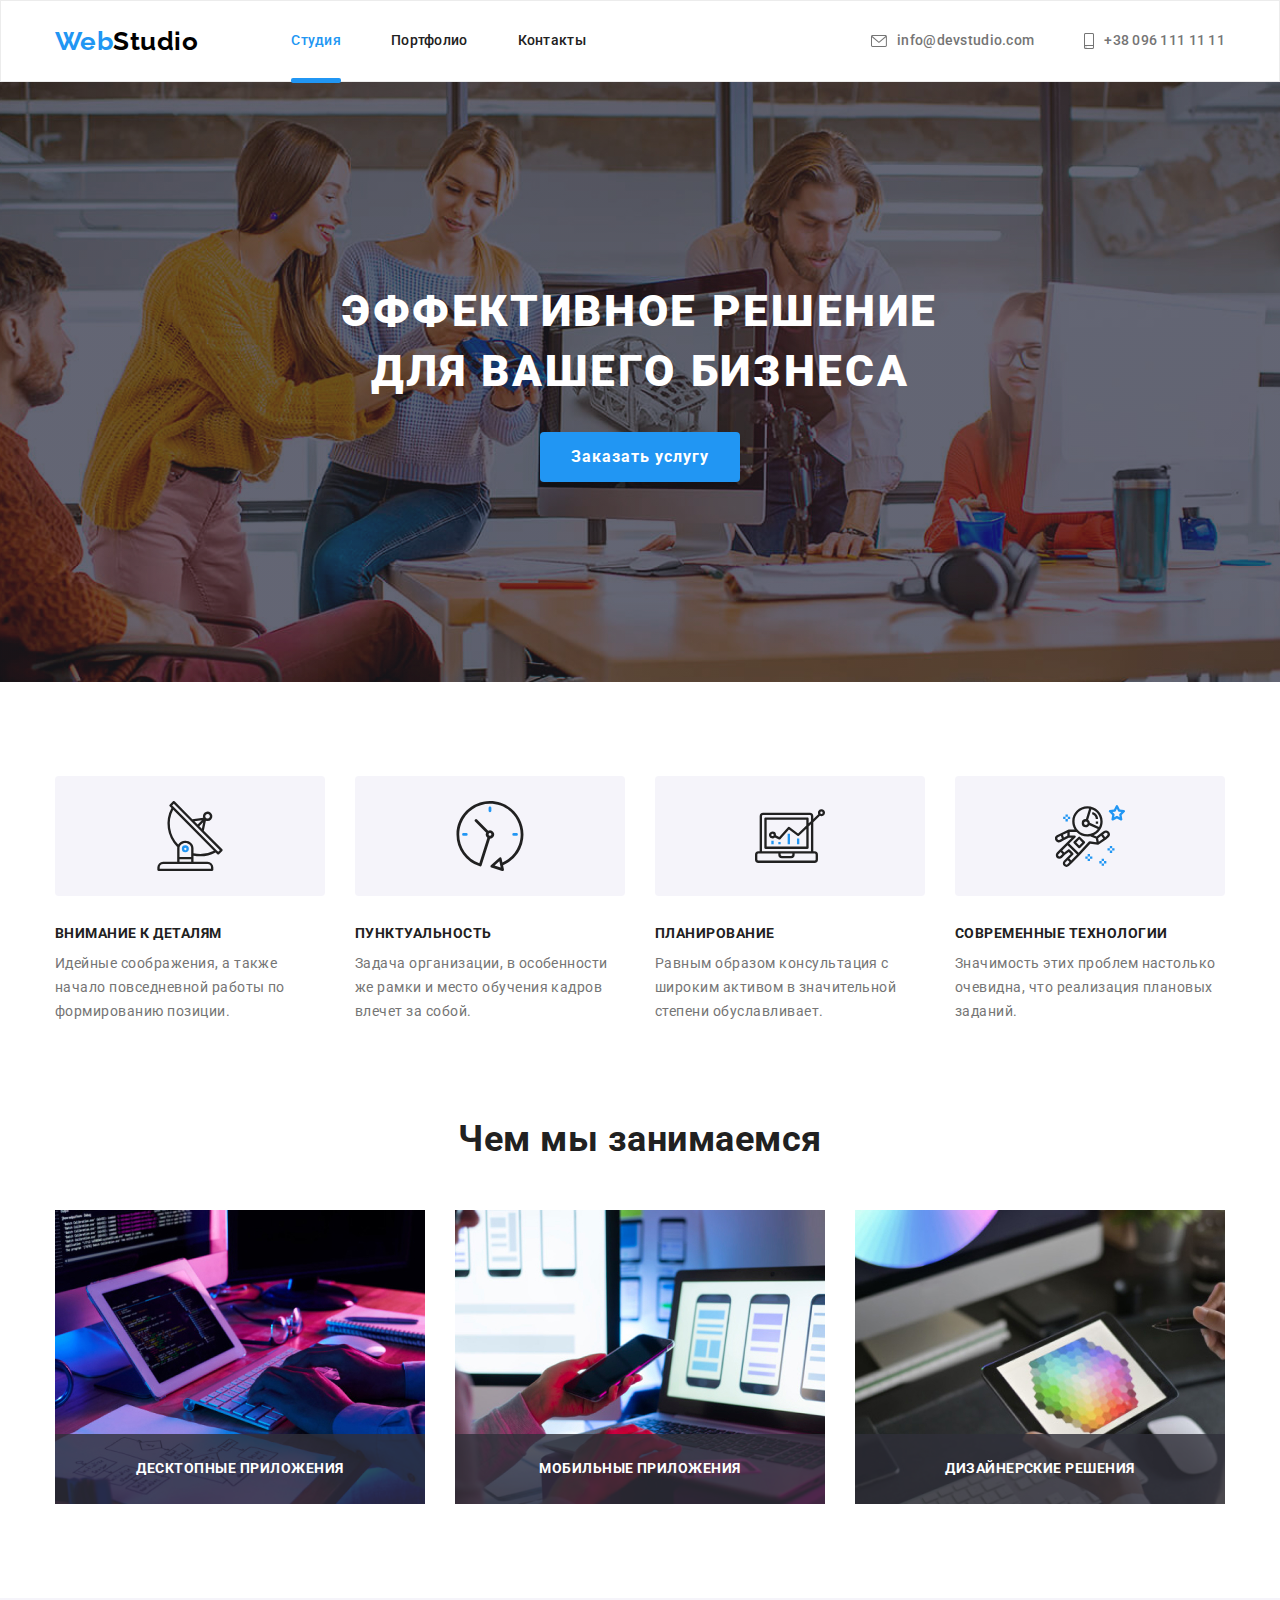
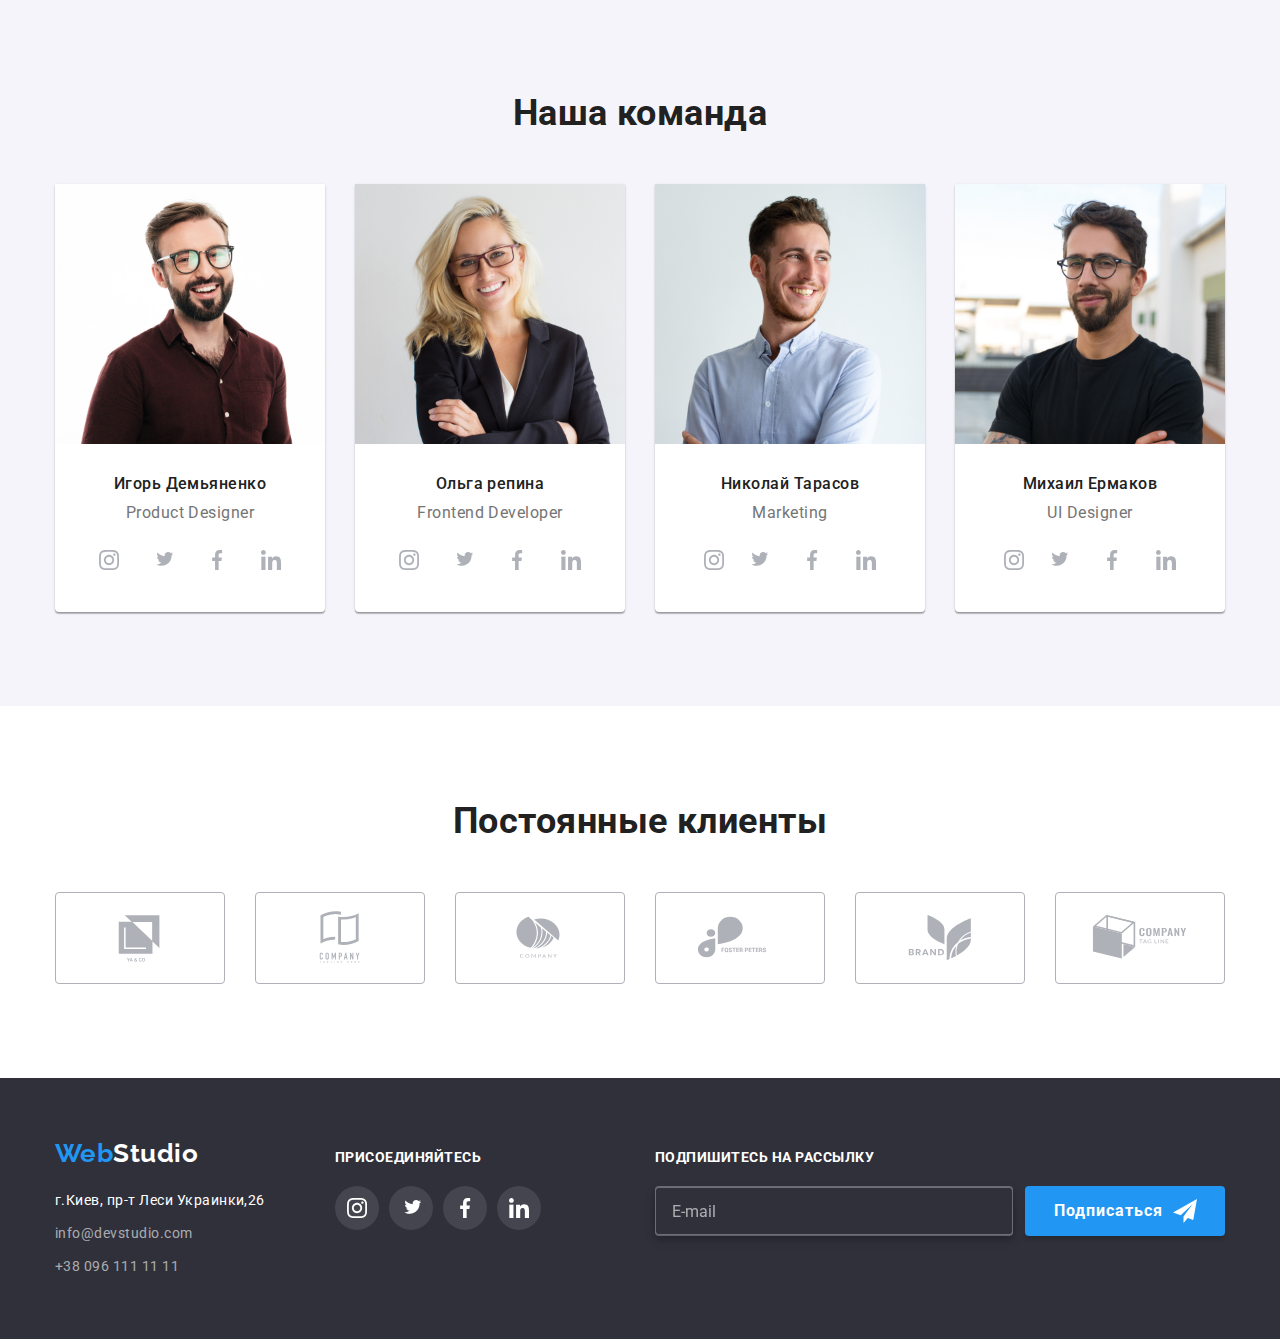
<file: index.html>
<!DOCTYPE html>
<html lang="ru">
<head>
    <meta charset="UTF-8">
    <meta http-equiv="X-UA-Compatible" content="IE=edge">
    <meta name="viewport" content="width=device-width, initial-scale=1.0">
    <title>Web studio</title>
    <link rel="preconnect" href="https://fonts.googleapis.com">
    <link rel="preconnect" href="https://fonts.gstatic.com" crossorigin>
    <link href="https://fonts.googleapis.com/css2?family=Raleway:wght@700&family=Roboto:wght@400;500;700;900&display=swap"
        rel="stylesheet">
    <link rel="stylesheet" href="https://cdnjs.cloudflare.com/ajax/libs/modern-normalize/1.0.0/modern-normalize.min.css" />
    <link rel="stylesheet" href="https://cdnjs.cloudflare.com/ajax/libs/animate.css/4.1.1/animate.min.css" />
    <link rel="stylesheet" href="./css/main.min.css">
</head>
<body>
    <!-- Шапка страницы -->
    <header class="header header--bgcolor">
        <div class="container header-container">
        <nav class="nav">
            <a class="nav__logo  animate__animated animate__flip" href="/">Web<span class="nav__logotip nav__logo--headercolor">Studio</span></a>
            <ul class="nav-list list">
                <li class="nav-list__item"><a class="nav-list__link current" href="./index.html">Студия</a></li>
                <li class="nav-list__item"><a class="nav-list__link" href="./portfolio.html">Портфолио</a></li>
                <li class="nav-list__item"><a class="nav-list__link" href="#contacts">Контакты</a></li>
            </ul>
        </nav>
        <div class="connect">
        <ul class="connect-list list">
            <li class="connect-list__info">
                <a class="connect-list__link" href="mailto:info@devstudio.com">
                <svg class="connect-list__svg" width="16" height="12">
                    <use href="./images/icons.svg#icon-envelope"></use>
                </svg>
                info@devstudio.com</a>
            </li>
            <li class="connect-list__tel">
                <a class="connect-list__link" href="tel:+3809611111">
                <svg class="connect-list__svg" width="10" height="16">
                    <use href="./images/icons.svg#icon-smartphone"></use>
                </svg>
                +38 096 111 11 11</a>
            </li>
        </ul>
        </div>
        </div>
    </header>
    <!--Уникальный контент страницы-->
    <main>
        <section class="hero">
            <div class="container">
                <h1 class="hero__title">эффективное решение<br> для вашего бизнеса</h1>
                <button type="button" class="hero__button button" data-modal-open>Заказать услугу</button>
            </div>
        </section>
        <!--Чем занимаемся-->
        <section class="section-tasks">
            <div class="container">
            <h2 class="visually-hidden">Наши задачи</h2>
            <ul class="tasks-list list">
                <li class="tasks-list__item icon-antenna">
                    <h3 class="tasks-list__title">Внимание к деталям</h3>
                    <p class="tasks-list__paragraph">Идейные соображения, а также начало повседневной работы по формированию
                        позиции.</p>
                </li>
                <li class="tasks-list__item icon-clock">
                    <h3 class="tasks-list__title">Пунктуальность</h3>
                    <p class="tasks-list__paragraph">Задача организации, в особенности же рамки и место обучения кадров влечет за
                        собой.</p>
                </li>
                <li class="tasks-list__item icon-diagram">
                    <h3 class="tasks-list__title">Планирование</h3>
                    <p class="tasks-list__paragraph">Равным образом консультация с широким активом в значительной степени
                        обуславливает.</p>
                </li>
                <li class="tasks-list__item icon-astronaut">
                    <h3 class="tasks-list__title">Современные технологии</h3>
                    <p class="tasks-list__paragraph">Значимость этих проблем настолько очевидна, что реализация плановых заданий.
                    </p>
                </li>
            </ul>
            </div>
        </section>
        <section class="section-work">
            <div class="container">
            <h2 class="section-work__title">Чем мы занимаемся</h2>
            <ul class="work-list list">
                <li class="work-list__item">
                    <div class="work-block">
                    <img class="work-block__img" src="./images/comp.jpg" alt="Парень печатает на клавиатуре." width="370">
                    <p class="work-block__paragraph">Десктопные приложения</p>
                    </div>
                </li>
                <li class="work-list__item">
                    <div class="work-block">
                    <img class="work-block__img" src="./images/tel.jpg" alt="Девушка держит телефон." width="370">
                    <p class="work-block__paragraph">Мобильные приложения</p>
                    </div>
                </li>
                <li class="work-list__item">
                    <div class="work-block">
                    <img class="work-block__img" src="./images/plan.jpg" alt="Девушка держит планшет." width="370">
                    <p class="work-block__paragraph">Дизайнерские решения</p>
                    </div>
                </li>
            </ul>
            </div>
        </section>
        <!--Наша команда-->
        <section class="section-team">
            <div class="container">
            <h2 class="section-team__title">Наша команда</h2>
            <ul class="team-list list">
                <li class="team-list__item">
                    <img class="team-list__img" src="./images/man1.jpg" alt="Игорь Демьяненко(Product Designer)." width="270">
                    <div class="container-team">
                    <h3 class="container-team__title">Игорь Демьяненко</h3>
                    <p class="container-team__paragraph" lang="en">Product Designer</p>
                    <ul class="social-list list">
                        <li class="social-list__item">
                            <a href="" class="social-list__link">
                                <svg class="social-list__svg" width="20" height="20">
                                    <use href="./images/icons.svg#icon-instagram"></use>
                                </svg>
                            </a>
                        </li>
                        <li class="social-list__item">
                            <a href="" class="social-list__link">
                                <svg class="social-list__svg" width="20" height="20">
                                    <use href="./images/icons.svg#icon-twitter"></use>
                                </svg>
                            </a>
                        </li>
                        <li class="social-list__item">
                            <a href="" class="social-list__link">
                                <svg class="social-list__svg" width="20" height="20">
                                    <use href="./images/icons.svg#icon-facebook"></use>
                                </svg>
                            </a>
                        </li>
                        <li class="social-list__item">
                            <a href="" class="social-list__link">
                                <svg class="social-list__svg" width="20" height="20">
                                    <use href="./images/icons.svg#icon-linkedin"></use>
                                </svg>
                            </a>
                        </li>
                    </ul>
                    </div>
                </li>
                <li class="team-list__item">
                    <img class="team-list__img" src="./images/girl.jpg" alt="Ольга репина(Frontend Developer)." width="270">
                    <div class="container-team">
                    <h3 class="container-team__title">Ольга репина</h3>
                    <p class="container-team__paragraph" lang="en">Frontend Developer</p>
                    <ul class="social-list list">
                        <li class="social-list__item">
                            <a href="" class="social-list__link">
                                <svg class="social-list__svg" width="20" height="20">
                                    <use href="./images/icons.svg#icon-instagram"></use>
                                </svg>
                            </a>
                        </li>
                        <li class="social-list__item">
                            <a href="" class="social-list__link">
                                <svg class="social-list__svg" width="20" height="20">
                                    <use href="./images/icons.svg#icon-twitter"></use>
                                </svg>
                            </a>
                        </li>
                        <li class="social-list__item">
                            <a href="" class="social-list__link">
                                <svg class="social-list__svg" width="20" height="20">
                                    <use href="./images/icons.svg#icon-facebook"></use>
                                </svg>
                            </a>
                        </li>
                        <li class="social-list__item">
                            <a href="" class="social-list__link">
                                <svg class="social-list__svg" width="20" height="20">
                                    <use href="./images/icons.svg#icon-linkedin"></use>
                                </svg>
                            </a>
                        </li>
                    </ul>
                    </div>
                </li>
                <li class="team-list__item">
                    <img class="team-list__img" src="./images/man2.jpg" alt="Николай Тарасов(Marketing)." width="270">
                    <div class="container-team">
                    <h3 class="container-team__title">Николай Тарасов</h3>
                    <p class="container-team__paragraph" lang="en">Marketing</p>
                    <ul class="social-list list">
                        <li class="social-team-item">
                            <a href="" class="social-list__link">
                                <svg class="social-list__svg" width="20" height="20">
                                    <use href="./images/icons.svg#icon-instagram"></use>
                                </svg>
                            </a>
                        </li>
                        <li class="social-list__item">
                            <a href="" class="social-list__link">
                                <svg class="social-list__svg" width="20" height="20">
                                    <use href="./images/icons.svg#icon-twitter"></use>
                                </svg>
                            </a>
                        </li>
                        <li class="social-list__item">
                            <a href="" class="social-list__link">
                                <svg class="social-list__svg" width="20" height="20">
                                    <use href="./images/icons.svg#icon-facebook"></use>
                                </svg>
                            </a>
                        </li>
                        <li class="social-list__item">
                            <a href="" class="social-list__link">
                                <svg class="social-list__svg" width="20" height="20">
                                    <use href="./images/icons.svg#icon-linkedin"></use>
                                </svg>
                            </a>
                        </li>
                    </ul>
                    </div>
                </li>
                <li class="team-list__item">
                    <img class="team-list__img" src="./images/man3.jpg" alt="Михаил Ермаков(UI Designer)." width="270">
                    <div class="container-team">
                    <h3 class="container-team__title">Михаил Ермаков</h3>
                    <p class="container-team__paragraph" lang="en">UI Designer</p>
                    <ul class="social-list list">
                        <li class="social-team-item">
                            <a href="" class="social-list__link">
                                <svg class="social-list__svg" width="20" height="20">
                                    <use href="./images/icons.svg#icon-instagram"></use>
                                </svg>
                            </a>
                        </li>
                        <li class="social-list__item">
                            <a href="" class="social-list__link">
                                <svg class="social-list__svg" width="20" height="20">
                                    <use href="./images/icons.svg#icon-twitter"></use>
                                </svg>
                            </a>
                        </li>
                        <li class="social-list__item">
                            <a href="" class="social-list__link">
                                <svg class="social-list__svg" width="20" height="20">
                                    <use href="./images/icons.svg#icon-facebook"></use>
                                </svg>
                            </a>
                        </li>
                        <li class="social-list__item">
                            <a href="" class="social-list__link">
                                <svg class="social-list__svg" width="20" height="20">
                                    <use href="./images/icons.svg#icon-linkedin"></use>
                                </svg>
                            </a>
                        </li>
                    </ul>
                    </div>
                </li>
            </ul>
            </div>
        </section>
        <section class="clients">
            <div class="container">
                <h2 class="clients__title">Постоянные клиенты</h2>
                <ul class="clients__list list">
                    <li class="clients__item">
                        <a href="" class="clients__link">
                            <svg class="clients__icon" width="106" height="60">
                                <use href="./images/icons.svg#icon-Logo"></use>
                            </svg>
                        </a>
                    </li>
                    <li class="clients__item">
                        <a href="" class="clients__link">
                            <svg class="clients__icon" width="106" height="60">
                                <use href="./images/icons.svg#icon-Logo-1"></use>
                            </svg>
                        </a>
                    </li>
                    <li class="clients__item">
                        <a href="" class="clients__link">
                            <svg class="clients__icon" width="106" height="60">
                                <use href="./images/icons.svg#icon-Logo-2"></use>
                            </svg>
                        </a>
                    </li>
                    <li class="clients__item">
                        <a href="" class="clients__link">
                            <svg class="clients__icon" width="106" height="60">
                                <use href="./images/icons.svg#icon-Logo-3"></use>
                            </svg>
                        </a>
                    </li>
                    <li class="clients__item">
                        <a href="" class="clients__link">
                            <svg class="clients__icon" width="106" height="60">
                                <use href="./images/icons.svg#icon-Logo-4"></use>
                            </svg>
                        </a>
                    </li>
                    <li class="clients__item">
                        <a href="" class="clients__link">
                            <svg class="clients__icon" width="106" height="60">
                                <use href="./images/icons.svg#icon-Logo-5"></use>
                            </svg>
                        </a>
                    </li>
                </ul>
            </div>
        </section>
    </main>
    <!--Подвал страницы-->
    
    <footer class="footer footer--bgcolor">
        <div class="container social-info">
            <div class="footer-info">          
                <a class="footer-info__logo" href="/">Web<span class="footer-info__logotip footer-info__logotip--color ">Studio</span></a>
        <address  class="footer-address">
            <ul class="footer-list list" id="contacts">
                <li>г.Киев, пр-т Леси Украинки,26</li>
                <li class="footer-list__item"><a href="mailto:info@devstudio.com" class="footer-list__link">info@devstudio.com</a></li>
                <li class="footer-list__item"><a href="tel:+3809611111" class="footer-list__link">+38 096 111 11 11</a></li>
            </ul>
        </address>
        </div>
        <div class="footer-social">
            <p class="footer-social__paragraph">присоединяйтесь</p>
            <ul class="footer-social-list list">
                <li class="footer-social__item">
                    <a href="" class="footer-social__link">
                        <svg class="footer-social__svg" width="20" height="20">
                            <use href="./images/icons.svg#icon-instagram"></use>
                        </svg>
                    </a>
                </li>
                <li class="footer-social__item">
                    <a href="" class="footer-social__link">
                        <svg class="footer-social__svg" width="20" height="20">
                            <use href="./images/icons.svg#icon-twitter"></use>
                        </svg>
                    </a>
                </li>
                <li class="footer-social__item">
                    <a href="" class="footer-social__link">
                        <svg class="footer-social__svg" width="20" height="20">
                            <use href="./images/icons.svg#icon-facebook"></use>
                        </svg>
                    </a>
                </li>
                <li class="footer-social__item">
                    <a href="" class="footer-social__link">
                        <svg class="footer-social__svg" width="20" height="20">
                            <use href="./images/icons.svg#icon-linkedin"></use>
                        </svg>
                    </a>
                </li>
            </ul>
        </div>
            <div class="footer-group">
                    <p class="footer-input__paragraph">Подпишитесь на рассылку</p>
                <div class="input-submit">
                    <div class="footer-input">
                        <label class="footer-label" for="footer-email"></label>
                        <input class="footer-input" type="email" name="email" id="footer-email" placeholder="E-mail"/>
                    </div>
                    <div class="submit">
                    <button class="submit__btn button" type="submit">Подписаться
                        <svg class="submit__svg" width="24" height="24">
                            <use href="./images/icons.svg#icon-icon-send"></use>
                        </svg>
                        </button>
                    </div>
                </div>
            </div>
        </div>
    </footer>
        <div class="backdrop is-hidden" data-modal>
            <div class="modal">
                <button class="modal__close" data-modal-close>
                    <svg class="modal__icon" width="18" height="18">
                        <use href="./images/symbol-defs.svg#icon-close-black"></use>
                    </svg>
                </button>
                <form class="modal-form">
                        <p class="modal-form__title">Оставьте свои данные, мы вам перезвоним</p>
                        <label for="username" class="modal-form__label">Имя</label>
                    <div class="form-field">
                        <input type="text" name="username" id="username" class="form-field__input">
                            <svg class="form-field__icon" width="18" height="18">
                                <use href="./images/icons.svg#icon-person-black"></use>
                            </svg>
                    </div>
                    <label for="tel" class="form-field__label">Телефон</label>
                    <div class="form-field">
                        <input type="tel" name="tel" id="tel" class="form-field__input">
                            <svg class="form-field__icon" width="18" height="18">
                                <use href="./images/icons.svg#icon-phone-black"></use>
                            </svg>
                    </div>
                    <label for="email" class="form-field__label">Почта</label>
                    <div class="form-field">
                        <input type="email" name="email" id="email" class="form-field__input">
                            <svg class="form-field__icon" width="18" height="18">
                                <use href="./images/icons.svg#icon-email-black" class="modal-use"></use>
                            </svg>
                    </div>
                    <div class="form-comment">
                        <label for="text" class="form-comment__label">Комментарий</label>
                        <textarea name="text" id="text" placeholder="Введите текст" class="form-comment__text"></textarea>
                    </div>
                    <div class="form-checkbox">
                        <label class="form-checkbox__label">
                        <input type="checkbox" name="checkbox" value="Соглашаюсь с рассылкой и принимаю Условия договора" class="form-checkbox__input">
                        <span class="form-checkbox__icon"></span>
                        Соглашаюсь с рассылкой и принимаю <a href="" class="form-checkbox__link">Условия договора</a>
                        </label>
                    </div>
                    <button type="submit" class="modal__submit button">Отправить</button>
            </form>
            </div>
        </div>
    <script src="./js/modal.js"></script>
</body>
</html>
</file>
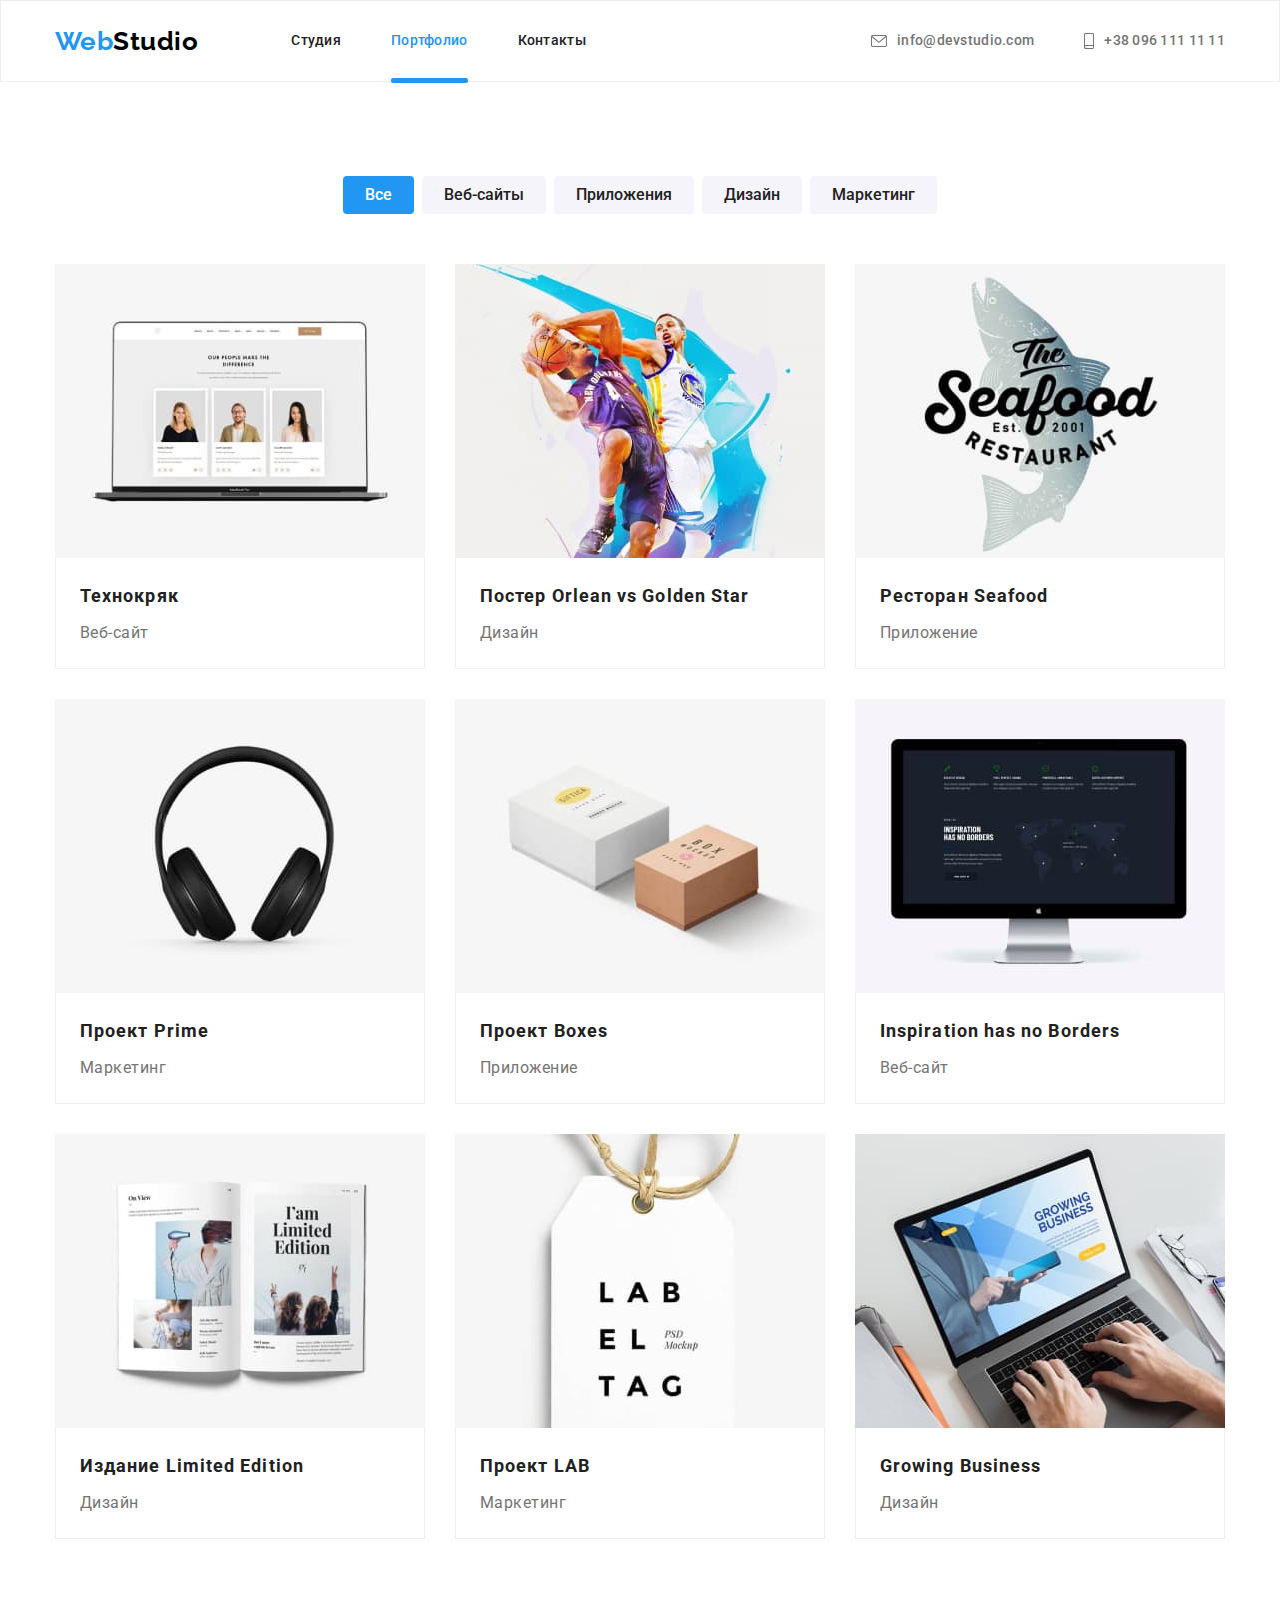
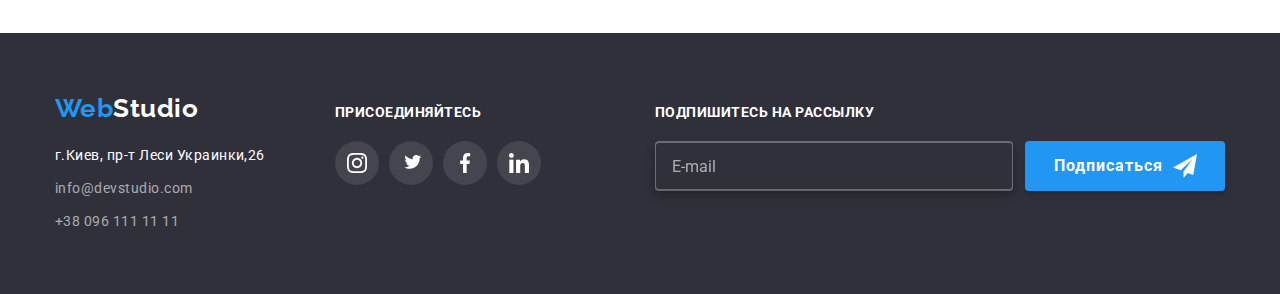
<file: portfolio.html>
<!DOCTYPE html>
<html lang="ru">
<head>
    <meta charset="UTF-8">
    <meta http-equiv="X-UA-Compatible" content="IE=edge">
    <meta name="viewport" content="width=device-width, initial-scale=1.0">
    <title>Web studio</title>
    <link rel="preconnect" href="https://fonts.googleapis.com">
    <link rel="preconnect" href="https://fonts.gstatic.com" crossorigin>
    <link
        href="https://fonts.googleapis.com/css2?family=Raleway:wght@700&family=Roboto:wght@400;500;700;900&display=swap"
        rel="stylesheet">
    <link rel="stylesheet"
        href="https://cdnjs.cloudflare.com/ajax/libs/modern-normalize/1.0.0/modern-normalize.min.css" />
    <link rel="stylesheet" href="https://cdnjs.cloudflare.com/ajax/libs/animate.css/4.1.1/animate.min.css" />
    <link rel="stylesheet" href="./css/main.min.css">
</head>
<body>
    <!-- Шапка страницы -->
    <header class="header header--bgcolor">
        <div class="container header-container">
            <nav class="nav">
                <a class="nav__logo  animate__animated animate__flip" href="/">Web<span
                        class="nav__logotip nav__logo--headercolor">Studio</span></a>
                <ul class="nav-list list">
                    <li class="nav-list__item"><a class="nav-list__link" href="./index.html">Студия</a></li>
                    <li class="nav-list__item"><a class="nav-list__link current" href="./portfolio.html">Портфолио</a></li>
                    <li class="nav-list__item"><a class="nav-list__link" href="#contacts">Контакты</a></li>
                </ul>
            </nav>
            <div class="connect">
                <ul class="connect-list list">
                    <li class="connect-list__info">
                        <a class="connect-list__link" href="mailto:info@devstudio.com">
                            <svg class="connect-list__svg" width="16" height="12">
                                <use href="./images/icons.svg#icon-envelope"></use>
                            </svg>
                            info@devstudio.com</a>
                    </li>
                    <li class="connect-list__tel">
                        <a class="connect-list__link" href="tel:+3809611111">
                            <svg class="connect-list__svg" width="10" height="16">
                                <use href="./images/icons.svg#icon-smartphone"></use>
                            </svg>
                            +38 096 111 11 11</a>
                    </li>
                </ul>
            </div>
        </div>
    </header>
    <main>
        <section class="portfolio">
            <div class="container">
            <h1 class="visually-hidden">portfolio</h1>
            <ul class="filters-list list">
                <li class="filters-list__iteam"><button type="button" class="filters-list__btn current">Все</button></li>
                <li class="filters-list__iteam"><button type="button" class="filters-list__btn">Веб-сайты</button></li>
                <li class="filters-list__iteam"><button type="button" class="filters-list__btn">Приложения</button></li>
                <li class="filters-list__iteam"><button type="button" class="filters-list__btn">Дизайн</button></li>
                <li class="filters-list__iteam"><button type="button" class="filters-list__btn">Маркетинг</button></li>
            </ul>
            <h2 class="visually-hidden">projects</h2>       
            <ul class="projects-list list">
                <li class="projects-list__iteam">
                    <a href="" class="projects-list__link">
                    <div class="portfolio-overlay">
                        <img class="portfolio-overlay__img" src="./images/nout.jpg" alt="ноутбук" width="370">
                        <p class="portfolio-overlay__paragraph">Технокряк это современная площадка распространения коронавируса. Компании используют эту платформу для цифрового
                        шпионажа и атак на защищённые сервера конкурентов.</p>
                        </div>
                    <div class="carts">
                    <h3 class="carts__title">Технокряк</h3>
                    <p class="carts__paragraph">Веб-сайт</p>
                    </div>
                    </a>
                </li>
                <li class="projects-list__iteam">
                    <a href="" class="projects-list__link">
                    <div class="portfolio-overlay">
                        <img class="portfolio-overlay__img" src="./images/twobasket.jpg" alt="два баскетболиста" width="370">
                        <p class="portfolio-overlay__paragraph">Технокряк это современная площадка распространения коронавируса. Компании используют эту
                            платформу для цифрового
                            шпионажа и атак на защищённые сервера конкурентов.</p>
                        </div>
                    <div class="carts">
                    <h3 class="carts__title">Постер <span lang="en"> Orlean vs Golden Star</span></h3>
                    <p class="carts__paragraph">Дизайн</p>
                    </div>
                    </a>
                </li>
                <li class="projects-list__iteam">
                    <a href="" class="projects-list__link">
                    <div class="portfolio-overlay">
                        <img class="portfolio-overlay__img" src="./images/logorest.jpg" alt="логотип рестарана" width="370">
                        <p class="portfolio-overlay__paragraph">Технокряк это современная площадка распространения коронавируса. Компании используют эту
                            платформу для цифрового
                            шпионажа и атак на защищённые сервера конкурентов.</p>
                    </div>
                    <div class="carts">
                    <h3 class="carts__title">Ресторан <span lang="en">Seafood</span></h3>
                    <p class="carts__paragraph">Приложение</p>
                    </div>
                    </a>
                </li>
                <li class="projects-list__iteam">
                    <a href="" class="projects-list__link">
                    <div class="portfolio-overlay">
                    <img class="portfolio-overlay__img" src="./images/headphones.jpg" alt="наушники" width="370">
                    <p class="portfolio-overlay__paragraph">Технокряк это современная площадка распространения коронавируса. Компании используют эту
                        платформу для цифрового
                        шпионажа и атак на защищённые сервера конкурентов.</p>
                    </div>
                    <div class="carts">
                    <h3 class="carts__title">Проект <span lang="en">Prime</span></h3>
                    <p class="carts__paragraph">Маркетинг</p>
                    </div>
                    </a>
                </li>
                <li class="projects-list__iteam">
                    <a href="" class="projects-list__link">
                        <div class="portfolio-overlay">
                    <img class="portfolio-overlay__img" src="./images/box.jpg" alt="две коробочки" width="370">
                    <p class="portfolio-overlay__paragraph">Технокряк это современная площадка распространения коронавируса. Компании используют эту
                        платформу для цифрового
                        шпионажа и атак на защищённые сервера конкурентов.</p>
                    </div>
                    <div class="carts">
                    <h3 class="carts__title">Проект <span lang="en">Boxes</span></h3>
                    <p class="carts__paragraph">Приложение</p>
                    </div>
                    </a>
                </li>
                <li class="projects-list__iteam">
                    <a href="" class="projects-list__link">
                        <div class="portfolio-overlay">
                    <img class="portfolio-overlay__img" src="./images/monitor.jpg" alt="монитор" width="370">
                    <p class="portfolio-overlay__paragraph">Технокряк это современная площадка распространения коронавируса. Компании используют эту
                        платформу для цифрового
                        шпионажа и атак на защищённые сервера конкурентов.</p>
                    </div>
                    <div class="carts">
                    <h3 class="carts__title" lang="en">Inspiration has no Borders</h3>
                    <p class="carts__paragraph">Веб-сайт</p>
                    </div>
                    </a>
                </li>
                <li class="projects-list__iteam">
                    <a href="" class="projects-list__link">
                        <div class="portfolio-overlay">
                    <img class="portfolio-overlay__img" src="./images/magazine.jpg" alt="открытый журнал" width="370">
                    <p class="portfolio-overlay__paragraph">Технокряк это современная площадка распространения коронавируса. Компании используют эту
                        платформу для цифрового
                        шпионажа и атак на защищённые сервера конкурентов.</p>
                    </div>
                    <div class="carts">
                    <h3 class="carts__title">Издание <span lang="en">Limited Edition</span></h3>
                    <p class="carts__paragraph">Дизайн</p>
                    </div>
                    </a>
                </li>
                <li class="projects-list__iteam">
                    <a href="" class="projects-list__link">
                        <div class="portfolio-overlay">
                    <img class="portfolio-overlay__img" src="./images/lab.jpg" alt="лэйба" width="370">
                    <p class="portfolio-overlay__paragraph">Технокряк это современная площадка распространения коронавируса. Компании используют эту
                        платформу для цифрового
                        шпионажа и атак на защищённые сервера конкурентов.</p>
                    </div>
                    <div class="carts">
                    <h3 class="carts__title">Проект <span lang="en">LAB</span></h3>
                    <p class="carts__paragraph">Маркетинг</p>
                    </div>
                    </a>
                </li>
                <li class="projects-list__iteam">
                    <a href="" class="projects-list__link">
                        <div class="portfolio-overlay">
                    <img class="portfolio-overlay__img" src="./images/nouthand.jpg" alt="парень печатает на ноутбуке" width="370">
                    <p class="portfolio-overlay__paragraph">Технокряк это современная площадка распространения коронавируса. Компании используют эту
                        платформу для цифрового
                        шпионажа и атак на защищённые сервера конкурентов.</p>
                    </div>
                    <div class="carts">
                    <h3 class="carts__title" lang="en">Growing Business</h3>
                    <p class="carts__paragraph">Дизайн</p>
                    </div>
                    </a>
                </li>
            </ul>
            </div>
        </section>
    </main>
    <!--Подвал страницы-->
    <footer class="footer footer--bgcolor">
        <div class="container social-info">
            <div class="footer-info">
                <a class="footer-info__logo" href="/">Web<span
                        class="footer-info__logotip footer-info__logotip--color ">Studio</span></a>
                <address class="footer-address">
                    <ul class="footer-list list" id="contacts">
                        <li>г.Киев, пр-т Леси Украинки,26</li>
                        <li class="footer-list__item"><a href="mailto:info@devstudio.com"
                                class="footer-list__link">info@devstudio.com</a></li>
                        <li class="footer-list__item"><a href="tel:+3809611111" class="footer-list__link">+38 096 111 11
                                11</a></li>
                    </ul>
                </address>
            </div>
            <div class="footer-social">
                <p class="footer-social__paragraph">присоединяйтесь</p>
                <ul class="footer-social-list list">
                    <li class="footer-social__item">
                        <a href="" class="footer-social__link">
                            <svg class="footer-social__svg" width="20" height="20">
                                <use href="./images/icons.svg#icon-instagram"></use>
                            </svg>
                        </a>
                    </li>
                    <li class="footer-social__item">
                        <a href="" class="footer-social__link">
                            <svg class="footer-social__svg" width="20" height="20">
                                <use href="./images/icons.svg#icon-twitter"></use>
                            </svg>
                        </a>
                    </li>
                    <li class="footer-social__item">
                        <a href="" class="footer-social__link">
                            <svg class="footer-social__svg" width="20" height="20">
                                <use href="./images/icons.svg#icon-facebook"></use>
                            </svg>
                        </a>
                    </li>
                    <li class="footer-social__item">
                        <a href="" class="footer-social__link">
                            <svg class="footer-social__svg" width="20" height="20">
                                <use href="./images/icons.svg#icon-linkedin"></use>
                            </svg>
                        </a>
                    </li>
                </ul>
            </div>
            <div class="footer-group">
                <p class="footer-input__paragraph">Подпишитесь на рассылку</p>
                <div class="input-submit">
                    <div class="footer-input">
                        <label class="footer-label" for="footer-email"></label>
                        <input class="footer-input" type="email" name="email" id="footer-email" placeholder="E-mail" />
                    </div>
                    <div class="submit">
                        <button class="submit__btn button" type="submit">Подписаться
                            <svg class="submit__svg" width="24" height="24">
                                <use href="./images/icons.svg#icon-icon-send"></use>
                            </svg>
                        </button>
                    </div>
                </div>
            </div>
        </div>
    </footer>
</body>
</html>
</file>
<file: css/main.min.css>
.visually-hidden{position:absolute;white-space:nowrap;width:1px;height:1px;overflow:hidden;border:0;padding:0;clip:rect(0 0 0 0);-webkit-clip-path:inset(50%);clip-path:inset(50%);margin:-1px}html{-webkit-box-sizing:inherit;box-sizing:inherit}*,*::before,*::after{-webkit-box-sizing:border-box;box-sizing:border-box}body{margin:0;background-color:#fff;color:#212121;font-family:"Roboto", sans-serif;letter-spacing:0.03em}.list{padding:0;margin:0;list-style:none}h1,h2,h3,h4,h5,h6,p,ul{margin-top:0;margin-bottom:0}a{text-decoration:none}.header{border:1px solid #ececec}.header--bgcolor{background-color:#fff}.header-container{display:-webkit-box;display:-ms-flexbox;display:flex;-webkit-box-align:center;-ms-flex-align:center;align-items:center}.nav__logo{display:-webkit-box;display:-ms-flexbox;display:flex;padding:24px 0;margin-right:93px;color:#2196f3;font-family:"Raleway", sans-serif;font-weight:700;font-size:26px;line-height:1.19}.nav__logo--headercolor{color:#000}.nav{display:-webkit-box;display:-ms-flexbox;display:flex;-webkit-box-align:center;-ms-flex-align:center;align-items:center}.nav-list__item+.nav-list__item{margin-left:50px}.nav-list{display:-webkit-box;display:-ms-flexbox;display:flex;font-weight:500;font-size:14px;line-height:1.14;letter-spacing:0.02em}.nav-list__link{display:block;position:relative;padding:32px 0}.nav-list__link.current::after{content:"";position:absolute;left:0;bottom:-2px;display:block;width:100%;height:5px;background-color:#2196f3;border-radius:2px}.nav-list__link{color:#212121;-webkit-transition:color 250ms cubic-bezier(0.4, 0, 0.2, 1);transition:color 250ms cubic-bezier(0.4, 0, 0.2, 1)}.nav-list__link.current{color:#2196f3}.nav-list__link:focus,.nav-list__link:hover{color:#2196f3}.connect-list__tel{margin-left:50px}.connect-list__link{display:-webkit-box;display:-ms-flexbox;display:flex;padding:32px 0;-webkit-box-align:center;-ms-flex-align:center;align-items:center;-webkit-transition:color 250ms cubic-bezier(0.4, 0, 0.2, 1);transition:color 250ms cubic-bezier(0.4, 0, 0.2, 1);color:#757575}.connect{display:-webkit-box;display:-ms-flexbox;display:flex;margin-left:auto}.connect-list__link:hover,.connect-list__link:focus{color:#2196f3}.connect-list{display:-webkit-box;display:-ms-flexbox;display:flex;margin-left:auto;font-weight:500;font-size:14px;line-height:1.14;letter-spacing:0.02em}.connect-list__svg{margin-right:10px;fill:currentColor}.hero{padding-top:200px;padding-bottom:200px;max-width:1600px;height:600px;margin-left:auto;margin-right:auto;background-color:#c4c4c4;background-image:-webkit-gradient(linear, left top, left bottom, from(rgba(47,48,58,0.4)), to(rgba(47,48,58,0.4))),url(../images/overlay.jpg);background-image:linear-gradient(rgba(47,48,58,0.4), rgba(47,48,58,0.4)),url(../images/overlay.jpg);background-repeat:no-repeat;background-position:center;background-size:cover;color:#fff;text-align:center}.hero__title{margin-bottom:30px;font-weight:900;font-size:44px;line-height:1.36;text-transform:uppercase;letter-spacing:0.06em}.hero__button{font-family:inherit}.section-tasks{padding-top:94px;padding-bottom:94px}.tasks-list{display:-webkit-box;display:-ms-flexbox;display:flex;margin-left:-30px}.tasks-list__item{-ms-flex-preferred-size:calc(100% / 4 - 30px);flex-basis:calc(100% / 4 - 30px);margin-left:30px}.tasks-list__item::before{display:-webkit-box;display:-ms-flexbox;display:flex;margin-bottom:30px;content:"";width:270px;height:120px;background:#f5f4fa;border-radius:4px;background-repeat:no-repeat;background-position:center}.icon-antenna::before{background-image:url(../images/antenna.svg)}.icon-clock::before{background-image:url(../images/clock.svg)}.icon-diagram::before{background-image:url(../images/diagram.svg)}.icon-astronaut::before{background-image:url(../images/astronaut.svg)}.tasks-list__title{margin-bottom:10px;font-weight:700;font-size:14px;line-height:1.14;text-transform:uppercase}.tasks-list__paragraph{font-size:14px;line-height:1.71;font-style:normal;color:#757575}.section-work{padding-bottom:94px}.section-work__title{margin-bottom:50px;font-weight:700;font-size:36px;line-height:1.17;text-align:center}.work-list{display:-webkit-box;display:-ms-flexbox;display:flex;margin-left:-30px}.work-list__item{-ms-flex-preferred-size:calc(100% / 3 - 30px);flex-basis:calc(100% / 3 - 30px);margin-left:30px}.work-block{display:-webkit-box;display:-ms-flexbox;display:flex;position:relative;-webkit-box-pack:center;-ms-flex-pack:center;justify-content:center;-webkit-box-align:end;-ms-flex-align:end;align-items:flex-end}.work-block::before{display:-webkit-box;display:-ms-flexbox;display:flex;position:absolute;content:"";left:0;bottom:0;width:370px;height:70px;background:rgba(47,48,58,0.8)}.work-block__img{max-width:100%;height:auto}.work-block__paragraph{display:-webkit-box;display:-ms-flexbox;display:flex;position:absolute;color:#fff;font-weight:700;font-size:14px;line-height:1.14;text-transform:uppercase;padding-bottom:27px}.section-team{padding-top:94px;padding-bottom:94px;background-color:#f5f4fa}.section-team__title{margin-bottom:50px;font-weight:700;font-size:36px;line-height:1.17;text-align:center}.team-list{display:-webkit-box;display:-ms-flexbox;display:flex;margin-left:-30px}.team-list__img{display:block;max-width:100%;height:auto}.container-team{padding:30px 32px}.team-list__item{-ms-flex-preferred-size:calc(100% / 4 - 30px);flex-basis:calc(100% / 4 - 30px);margin-left:30px;text-align:center;border-radius:0px 0px 4px 4px;-webkit-box-shadow:0px 1px 3px rgba(0,0,0,0.12),0px 1px 1px rgba(0,0,0,0.14),0px 2px 1px rgba(0,0,0,0.2);box-shadow:0px 1px 3px rgba(0,0,0,0.12),0px 1px 1px rgba(0,0,0,0.14),0px 2px 1px rgba(0,0,0,0.2);background:#fff}.container-team__title{margin-bottom:10px;font-weight:500;font-size:16px;line-height:1.19}.container-team__paragraph{margin-bottom:16px;font-weight:400;font-size:16px;line-height:1.19;color:#757575}.social-list{display:-webkit-box;display:-ms-flexbox;display:flex;-webkit-box-pack:center;-ms-flex-pack:center;justify-content:center}.social-list__link{width:44px;height:44px;border-radius:50%;display:-webkit-box;display:-ms-flexbox;display:flex;-webkit-box-align:center;-ms-flex-align:center;align-items:center;-webkit-box-pack:center;-ms-flex-pack:center;justify-content:center;color:#afb1b8;-webkit-transition:background-color, color;transition:background-color, color;-webkit-transition-duration:250ms;transition-duration:250ms;-webkit-transition-timing-function:cubic-bezier(0.4, 0, 0.2, 1);transition-timing-function:cubic-bezier(0.4, 0, 0.2, 1)}.social-list__link:hover,.social-list__link:focus{background-color:#2196f3;color:#fff}.social-list__svg{fill:currentColor}.social-list__link:hover .social-list__svg{fill:currentColor}.social-list__item+.social-list__item{margin-left:10px}.clients{padding-top:94px;padding-bottom:94px}.clients__title{margin-bottom:50px;font-size:36px;line-height:1.17;text-align:center;color:#212121}.clients__list{display:-webkit-box;display:-ms-flexbox;display:flex;margin-left:-30px}.clients__item{-ms-flex-preferred-size:calc(100% / 6 - 30px);flex-basis:calc(100% / 6 - 30px);margin-left:30px}.clients__link{display:-webkit-box;display:-ms-flexbox;display:flex;-webkit-box-pack:center;-ms-flex-pack:center;justify-content:center;-webkit-box-align:center;-ms-flex-align:center;align-items:center;width:170px;height:92px;background-color:#fff;color:#afb1b8;border:1px solid #afb1b8;border-radius:4px;-webkit-transition:border-color, color;transition:border-color, color;-webkit-transition-duration:250ms;transition-duration:250ms;-webkit-transition-timing-function:cubic-bezier(0.4, 0, 0.2, 1);transition-timing-function:cubic-bezier(0.4, 0, 0.2, 1)}.clients__icon{fill:currentColor}.clients__link:hover,.clients__link:focus{color:#2196f3;border-color:#2196f3}.backdrop{position:fixed;top:0;left:0;width:100%;height:100%;background:rgba(0,0,0,0.2);opacity:1;-webkit-transition:opacity 250ms cubic-bezier(0.4, 0, 0.2, 1);transition:opacity 250ms cubic-bezier(0.4, 0, 0.2, 1)}.backdrop.is-hidden{opacity:0;pointer-events:none}.backdrop.is-hidden .modal{-webkit-transform:translate(-50%, -50%) scale(0.9);transform:translate(-50%, -50%) scale(0.9)}.modal{display:block;position:absolute;padding:40px;width:528px;height:581px;left:50%;top:50%;-webkit-transform:translate(-50%, -50%) scale(1);transform:translate(-50%, -50%) scale(1);-webkit-transition:-webkit-transform 250ms cubic-bezier(0.4, 0, 0.2, 1);transition:-webkit-transform 250ms cubic-bezier(0.4, 0, 0.2, 1);transition:transform 250ms cubic-bezier(0.4, 0, 0.2, 1);transition:transform 250ms cubic-bezier(0.4, 0, 0.2, 1), -webkit-transform 250ms cubic-bezier(0.4, 0, 0.2, 1);background:#fff;-webkit-box-shadow:0px 1px 3px rgba(0,0,0,0.12),0px 1px 1px rgba(0,0,0,0.14),0px 2px 1px rgba(0,0,0,0.2);box-shadow:0px 1px 3px rgba(0,0,0,0.12),0px 1px 1px rgba(0,0,0,0.14),0px 2px 1px rgba(0,0,0,0.2);border-radius:4px}.modal__close{display:block;position:absolute;top:8px;right:8px;width:30px;height:30px;border:1px solid rgba(0,0,0,0.1);border-radius:50%;background-color:#fff}.modal__icon{display:block;background-position:center}.modal__close:hover,.modal__close:focus{fill:#2196f3;cursor:pointer}.modal-form__title{margin-bottom:12px;font-weight:700;font-size:20px;line-height:1.15;text-align:center;color:#212121}.form-field{position:relative;margin-bottom:10px}.modal-form__label,.form-field__label,.form-comment__label{display:block;margin-bottom:4px;font-size:12px;line-height:1.17;letter-spacing:0.01em;color:#757575}.form-field__input{padding-left:42px;width:100%;height:40px;border:1px solid rgba(33,33,33,0.2);border-radius:4px;-webkit-transition:border-color;transition:border-color;-webkit-transition-duration:250ms;transition-duration:250ms;-webkit-transition-timing-function:cubic-bezier(0.4, 0, 0.2, 1);transition-timing-function:cubic-bezier(0.4, 0, 0.2, 1)}.form-field__input:focus+.form-field__icon{fill:#2196f3}.form-comment__text:focus,.form-field__input:focus{border-color:#2196f3;outline:none}.form-comment{margin-bottom:20px}.form-comment__text{padding:12px 16px;width:100%;height:120px;border:1px solid rgba(33,33,33,0.2);border-radius:4px;resize:none;outline:none;-webkit-transition:border-color;transition:border-color;-webkit-transition-duration:250ms;transition-duration:250ms;-webkit-transition-timing-function:cubic-bezier(0.4, 0, 0.2, 1);transition-timing-function:cubic-bezier(0.4, 0, 0.2, 1)}.form-field__icon{position:absolute;top:11px;left:15px;-webkit-transition:fill;transition:fill;-webkit-transition-duration:250ms;transition-duration:250ms;-webkit-transition-timing-function:cubic-bezier(0.4, 0, 0.2, 1);transition-timing-function:cubic-bezier(0.4, 0, 0.2, 1)}.form-checkbox__link{margin-left:10px;color:#2196f3;text-decoration:underline}.modal__submit{display:block;margin-left:auto;margin-right:auto}.form-checkbox__label{display:-webkit-box;display:-ms-flexbox;display:flex;-webkit-box-align:center;-ms-flex-align:center;align-items:center;-webkit-box-pack:center;-ms-flex-pack:center;justify-content:center;font-size:14px;line-height:1.71;color:#757575}.form-checkbox{margin-bottom:30px}.form-checkbox__input:checked+.form-checkbox__icon{border-color:#2196f3;background-color:#2196f3;background-image:url(../images/iconcheck.svg);background-size:contain;background-origin:border-box}.form-checkbox__input:focus+.form-checkbox__icon{border-color:#2196f3}.form-checkbox__icon{margin-right:8px;content:"";display:inline-block;width:16px;height:15px;border:2px solid #212121;border-radius:4px}.form-checkbox__input{position:absolute;width:1px;height:1px;margin:-1px;border:0;padding:0;clip:rect(0 0 0 0);overflow:hidden}.footer{padding-top:60px;padding-bottom:60px}.footer--bgcolor{background-color:#2f303a}.social-info{display:-webkit-box;display:-ms-flexbox;display:flex;-webkit-box-align:baseline;-ms-flex-align:baseline;align-items:baseline}.footer-info{margin-right:70px}.footer-info__logo{display:-webkit-box;display:-ms-flexbox;display:flex;color:#2196f3;font-family:"Raleway", sans-serif;font-weight:700;font-size:26px;line-height:1.19}.footer-info__logotip--color{color:#fff}.footer-address{margin-top:20px;font-size:14px;line-height:1.71;font-style:normal;color:#fff;-webkit-transition:color;transition:color;-webkit-transition-duration:250ms;transition-duration:250ms;-webkit-transition-timing-function:cubic-bezier(0.4, 0, 0.2, 1);transition-timing-function:cubic-bezier(0.4, 0, 0.2, 1)}.footer-list__item{margin-top:9px}.footer-list__link{font-size:14px;line-height:1.71;color:rgba(255,255,255,0.6);-webkit-transition:color;transition:color;-webkit-transition-duration:250ms;transition-duration:250ms;-webkit-transition-timing-function:cubic-bezier(0.4, 0, 0.2, 1);transition-timing-function:cubic-bezier(0.4, 0, 0.2, 1)}.footer-list__link:hover,.footer-list__link:focus{color:#2196f3}.footer-social{display:-webkit-box;display:-ms-flexbox;display:flex;-webkit-box-orient:vertical;-webkit-box-direction:normal;-ms-flex-direction:column;flex-direction:column}.footer-social__paragraph{font-weight:700;font-size:14px;line-height:1.14;text-transform:uppercase;color:#fff;margin-bottom:20px}.footer-social-list{display:-webkit-box;display:-ms-flexbox;display:flex}.footer-social__item+.footer-social__item{margin-left:10px}.footer-social__link{width:44px;height:44px;border-radius:50%;border:0;display:-webkit-box;display:-ms-flexbox;display:flex;-webkit-box-align:center;-ms-flex-align:center;align-items:center;-webkit-box-pack:center;-ms-flex-pack:center;justify-content:center;background:rgba(255,255,255,0.1);-webkit-transition:background-color;transition:background-color;-webkit-transition-duration:250ms;transition-duration:250ms;-webkit-transition-timing-function:cubic-bezier(0.4, 0, 0.2, 1);transition-timing-function:cubic-bezier(0.4, 0, 0.2, 1)}.footer-social__link:hover,.footer-social__link:focus{background-color:#2196f3}.footer-social__svg{fill:#fff}.footer-group{display:block;margin-left:auto}.footer-input__paragraph{margin-bottom:20px;font-weight:700;font-size:14px;line-height:1.14;text-transform:uppercase;color:#fff}.input-submit{display:-webkit-box;display:-ms-flexbox;display:flex}.footer-input{display:-webkit-box;display:-ms-flexbox;display:flex;-webkit-box-orient:vertical;-webkit-box-direction:normal;-ms-flex-direction:column;flex-direction:column;padding:0 16px;width:358px;height:50px;border:1px solid rgba(255,255,255,0.3);-webkit-filter:drop-shadow(0px 4px 4px rgba(0,0,0,0.15));filter:drop-shadow(0px 4px 4px rgba(0,0,0,0.15));border-radius:4px;background-color:#2f303a;color:rgba(255,255,255,0.6);font-size:16px;line-height:1.25;-webkit-box-align:center;-ms-flex-align:center;align-items:center}.footer-input input::-webkit-input-placeholder{display:-webkit-box;display:flex;-webkit-box-align:center;align-items:center;font-size:16px;line-height:1.25;color:rgba(255,255,255,0.6)}.footer-input input:-ms-input-placeholder{display:-ms-flexbox;display:flex;-ms-flex-align:center;align-items:center;font-size:16px;line-height:1.25;color:rgba(255,255,255,0.6)}.footer-input input::-ms-input-placeholder{display:-ms-flexbox;display:flex;-ms-flex-align:center;align-items:center;font-size:16px;line-height:1.25;color:rgba(255,255,255,0.6)}.footer-input input::placeholder{display:-webkit-box;display:-ms-flexbox;display:flex;-webkit-box-align:center;-ms-flex-align:center;align-items:center;font-size:16px;line-height:1.25;color:rgba(255,255,255,0.6)}.submit{display:-webkit-box;display:-ms-flexbox;display:flex;position:relative;-webkit-box-align:center;-ms-flex-align:center;align-items:center;text-align:center;-webkit-box-pack:end;-ms-flex-pack:end;justify-content:flex-end}.submit__btn{display:-webkit-box;display:-ms-flexbox;display:flex;padding-left:29px;margin-left:12px}.submit__svg{margin-left:10px;fill:#fff}.filters-list{display:-webkit-box;display:-ms-flexbox;display:flex;-webkit-box-pack:center;-ms-flex-pack:center;justify-content:center;margin-bottom:50px}.filters-list__iteam+.filters-list__iteam{margin-left:8px}.filters-list__btn{display:inline-block;border-radius:4px;padding:6px 22px;background-color:#f5f4fa;color:var(--primary-text-color);font-family:inherit;font-weight:500;font-size:16px;line-height:1.62;text-align:center;border:0;-webkit-transition:background-color, color, -webkit-box-shadow;transition:background-color, color, -webkit-box-shadow;transition:background-color, color, box-shadow;transition:background-color, color, box-shadow, -webkit-box-shadow;-webkit-transition-duration:250ms;transition-duration:250ms;-webkit-transition-timing-function:cubic-bezier(0.4, 0, 0.2, 1);transition-timing-function:cubic-bezier(0.4, 0, 0.2, 1)}.filters-list__btn:hover,.filters-list__btn:focus{background-color:#2196f3;color:#fff;-webkit-box-shadow:0px 3px 1px rgba(0,0,0,0.1),0px 1px 2px rgba(0,0,0,0.08),0px 2px 2px rgba(0,0,0,0.12);box-shadow:0px 3px 1px rgba(0,0,0,0.1),0px 1px 2px rgba(0,0,0,0.08),0px 2px 2px rgba(0,0,0,0.12)}.filters-list__btn.current{background-color:#2196f3;color:#fff}.portfolio{padding-top:94px;padding-bottom:94px}.projects-list{display:-webkit-box;display:-ms-flexbox;display:flex;-ms-flex-wrap:wrap;flex-wrap:wrap;margin-left:-30px;margin-top:-30px}.projects-list__iteam{position:relative;-ms-flex-preferred-size:calc(100% / 3 - 30px);flex-basis:calc(100% / 3 - 30px);margin-left:30px;margin-top:30px;background:#fff}.projects-list__link{display:block;-webkit-transition:-webkit-box-shadow;transition:-webkit-box-shadow;transition:box-shadow;transition:box-shadow, -webkit-box-shadow;-webkit-transition-duration:250ms;transition-duration:250ms;-webkit-transition-timing-function:cubic-bezier(0.4, 0, 0.2, 1);transition-timing-function:cubic-bezier(0.4, 0, 0.2, 1)}.projects-list__link:hover,.projects-list__link:focus{-webkit-box-shadow:0px 1px 1px rgba(0,0,0,0.12),0px 4px 4px rgba(0,0,0,0.06),1px 4px 6px rgba(0,0,0,0.16);box-shadow:0px 1px 1px rgba(0,0,0,0.12),0px 4px 4px rgba(0,0,0,0.06),1px 4px 6px rgba(0,0,0,0.16)}.portfolio-overlay{position:relative;overflow:hidden}.portfolio-overlay__img{display:block;max-width:100%;height:auto}.portfolio-overlay__paragraph{position:absolute;top:0;left:0;width:100%;height:100%;-webkit-transform:translateY(100%);transform:translateY(100%);-webkit-transition:-webkit-transform 250ms cubic-bezier(0.4, 0, 0.2, 1);transition:-webkit-transform 250ms cubic-bezier(0.4, 0, 0.2, 1);transition:transform 250ms cubic-bezier(0.4, 0, 0.2, 1);transition:transform 250ms cubic-bezier(0.4, 0, 0.2, 1), -webkit-transform 250ms cubic-bezier(0.4, 0, 0.2, 1);background-color:#2196f3;padding:63px 24px;font-size:18px;line-height:1.56;color:#fff}.projects-list__link:hover .portfolio-overlay__paragraph,.projects-list__link:focus .portfolio-overlay__paragraph{-webkit-transform:translateY(0);transform:translateY(0)}.carts{padding:20px 24px;border:1px solid #eeeeee;border-top:none}.carts__title{margin-bottom:4px;color:#212121;font-weight:700;font-size:18px;line-height:2;letter-spacing:0.06em}.carts__paragraph{color:#757575;font-weight:400;font-size:16px;line-height:1.88}.container{width:1200px;padding-left:15px;padding-right:15px;margin-left:auto;margin-right:auto}.button{-webkit-box-align:center;-ms-flex-align:center;align-items:center;text-align:center;letter-spacing:0.06em;cursor:pointer;color:#fff;background:#2196f3;-webkit-box-shadow:0px 4px 4px rgba(0,0,0,0.15);box-shadow:0px 4px 4px rgba(0,0,0,0.15);border-radius:4px;border:none;width:200px;height:50px;font-weight:700;font-size:16px;line-height:1.87;-webkit-transition:-webkit-transform;transition:-webkit-transform;transition:transform;transition:transform, -webkit-transform;-webkit-transition-duration:250ms;transition-duration:250ms;-webkit-transition-timing-function:cubic-bezier(0.4, 0, 0.2, 1);transition-timing-function:cubic-bezier(0.4, 0, 0.2, 1)}
/*# sourceMappingURL=main.min.css.map */
</file>
